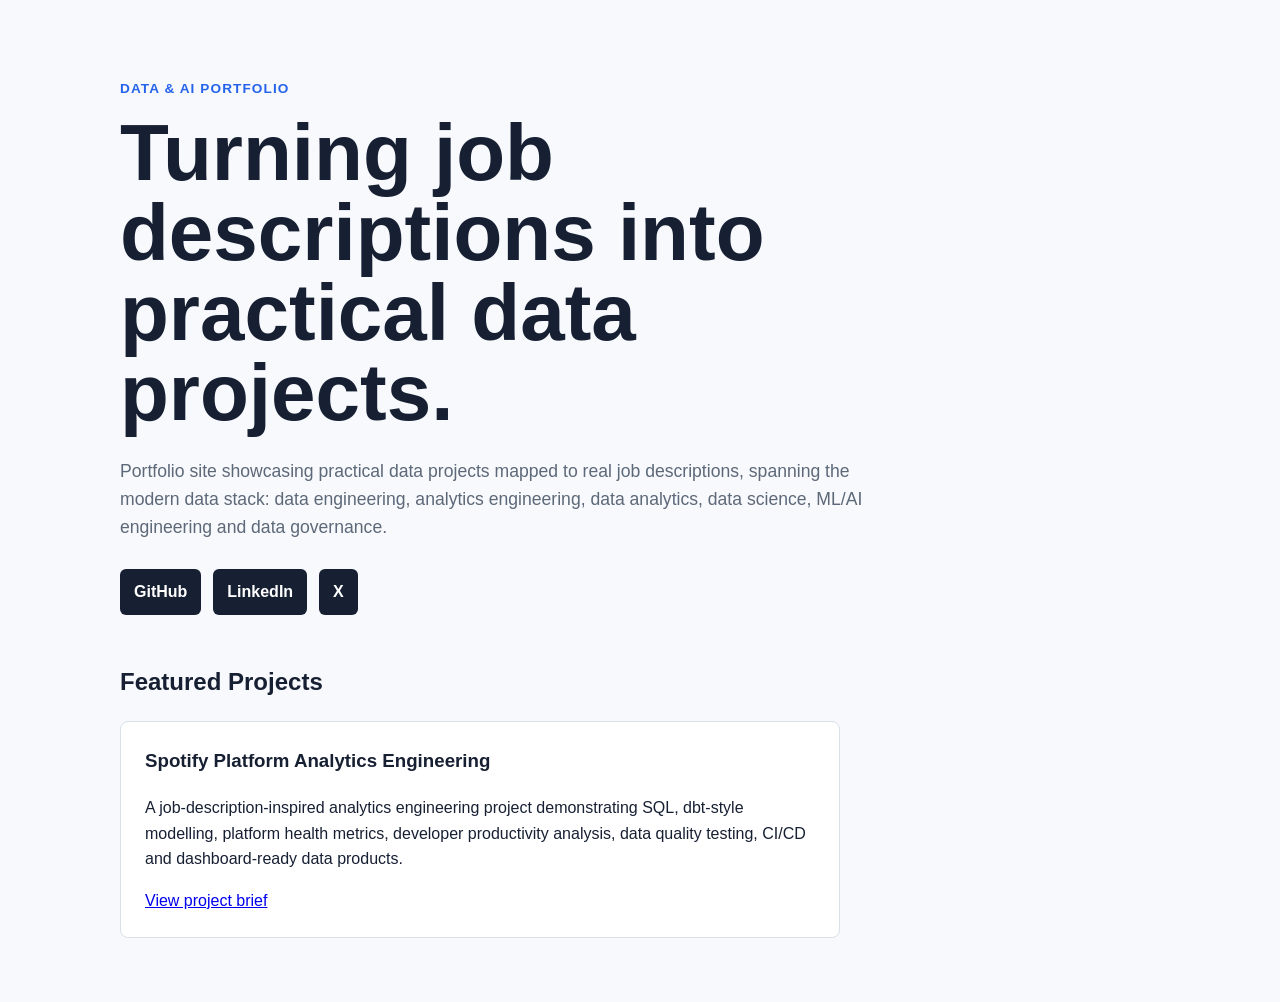
<file: index.html>
<!DOCTYPE html>
<html lang="en">
<head>
  <meta charset="UTF-8" />
  <meta name="viewport" content="width=device-width, initial-scale=1.0" />
  <title>Kwame Nana Owusu-Afriyie | Data & AI Portfolio</title>
  <link rel="stylesheet" href="styles.css" />
</head>
<body>
  <main class="page">
    <section class="hero">
      <p class="eyebrow">Data & AI Portfolio</p>
      <h1>Turning job descriptions into practical data projects.</h1>
      <p class="intro">
        Portfolio site showcasing practical data projects mapped to real job descriptions,
        spanning the modern data stack: data engineering, analytics engineering, data analytics,
        data science, ML/AI engineering and data governance.
      </p>
      <div class="links">
        <a href="https://github.com/NanaKwameAfriyie" target="_blank" rel="noopener noreferrer">GitHub</a>
        <a href="https://www.linkedin.com/in/nana-kwame-owusu-afriyie" target="_blank" rel="noopener noreferrer">LinkedIn</a>
        <a href="https://x.com/nanaktweet" target="_blank" rel="noopener noreferrer">X</a>

      </div>
    </section>

    <section>
      <h2>Featured Projects</h2>
      <article class="project-card">
        <h3>Spotify Platform Analytics Engineering</h3>
        <p>
          A job-description-inspired analytics engineering project demonstrating SQL, dbt-style
          modelling, platform health metrics, developer productivity analysis, data quality testing,
          CI/CD and dashboard-ready data products.
        </p>
        <a href="projects/spotify-analytics-engineer.html">View project brief</a>
      </article>
    </section>
  </main>

  <script src="script.js"></script>
</body>
</html>
</file>
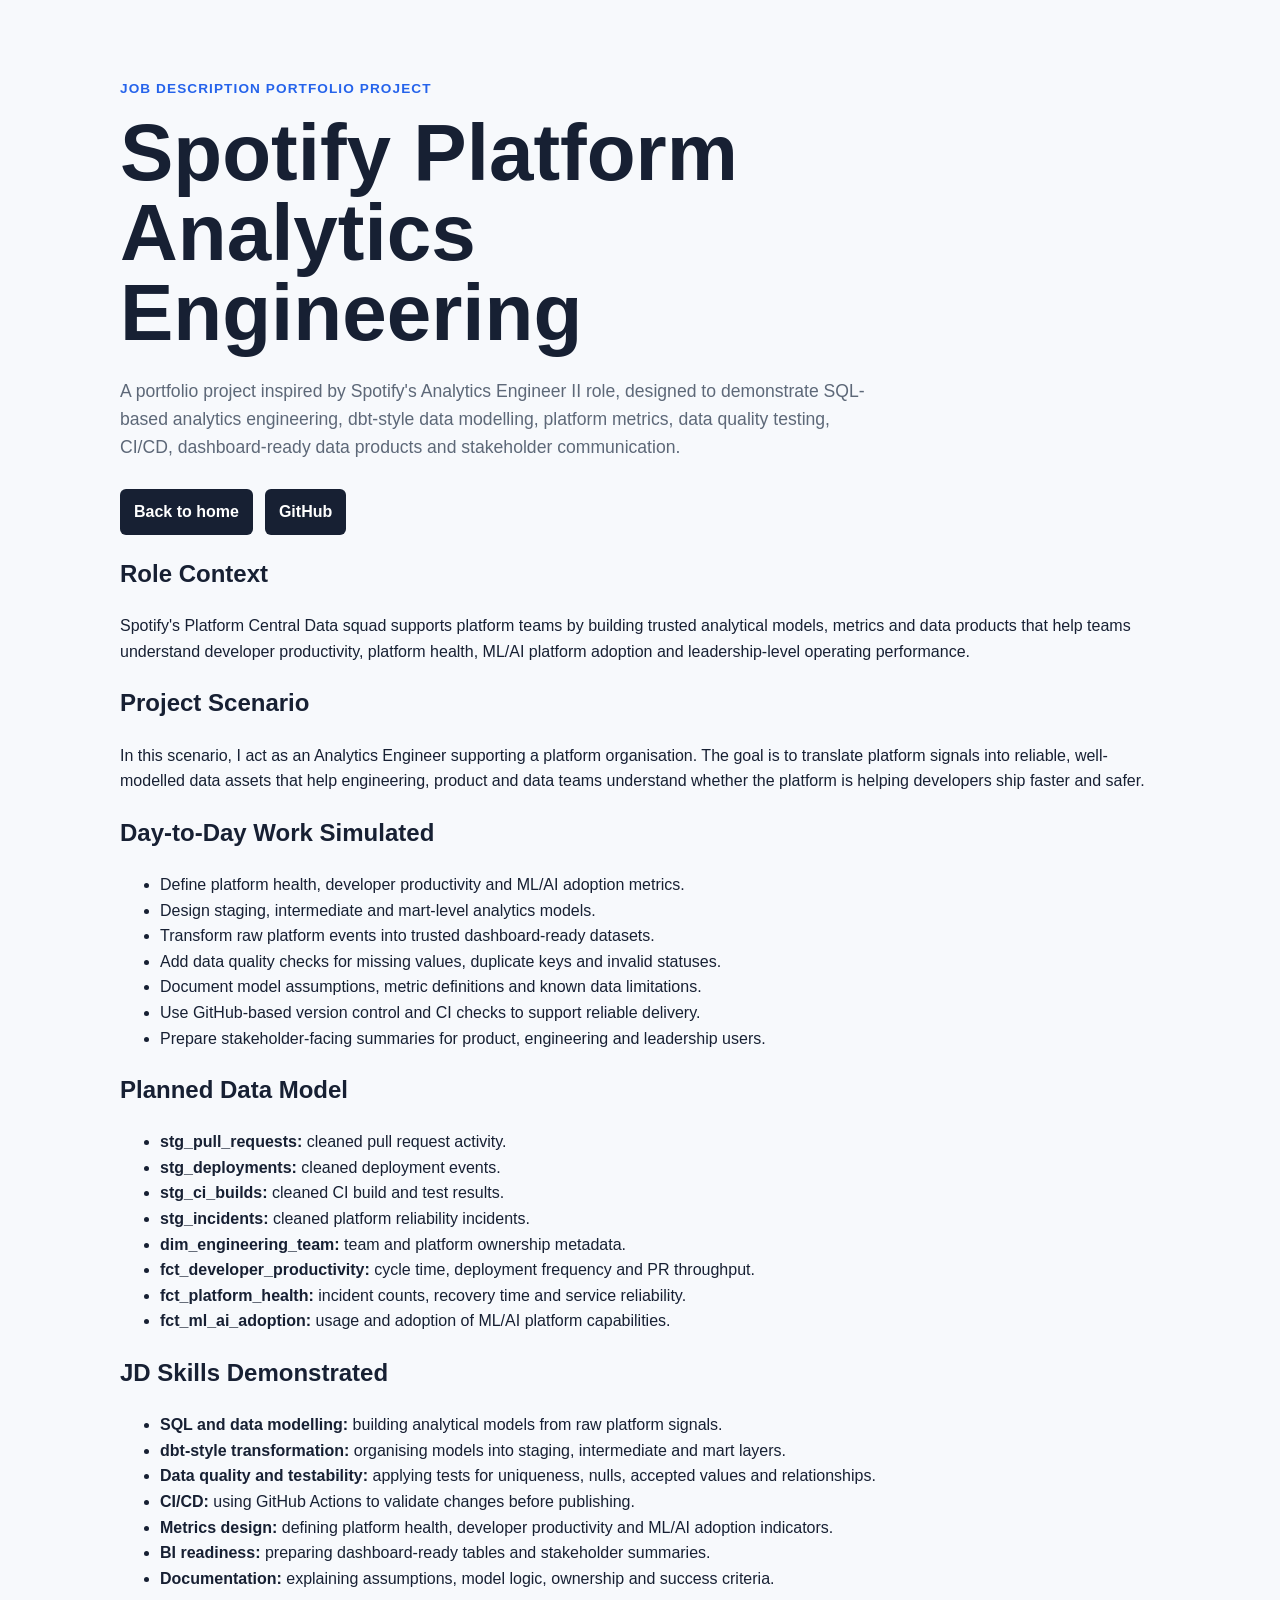
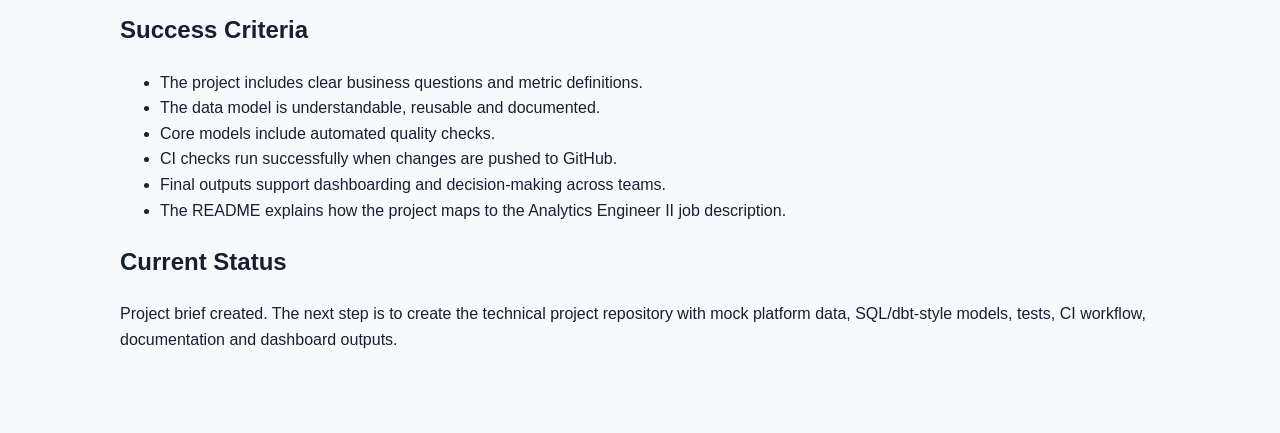
<file: projects/spotify-analytics-engineer.html>
<!DOCTYPE html>
<html lang="en">
<head>
  <meta charset="UTF-8" />
  <meta name="viewport" content="width=device-width, initial-scale=1.0" />
  <title>Spotify Analytics Engineer II Project | Kwame Nana Owusu-Afriyie</title>
  <link rel="stylesheet" href="../styles.css" />
</head>
<body>
  <main class="page">
    <p class="eyebrow">Job Description Portfolio Project</p>

    <h1>Spotify Platform Analytics Engineering</h1>

    <p class="intro">
      A portfolio project inspired by Spotify's Analytics Engineer II role, designed to
      demonstrate SQL-based analytics engineering, dbt-style data modelling, platform metrics,
      data quality testing, CI/CD, dashboard-ready data products and stakeholder communication.
    </p>

    <div class="links">
      <a href="../index.html">Back to home</a>
      <a href="https://github.com/NanaKwameAfriyie" target="_blank" rel="noopener noreferrer">GitHub</a>
    </div>

    <section>
      <h2>Role Context</h2>
      <p>
        Spotify's Platform Central Data squad supports platform teams by building trusted
        analytical models, metrics and data products that help teams understand developer
        productivity, platform health, ML/AI platform adoption and leadership-level operating
        performance.
      </p>
    </section>

    <section>
      <h2>Project Scenario</h2>
      <p>
        In this scenario, I act as an Analytics Engineer supporting a platform organisation.
        The goal is to translate platform signals into reliable, well-modelled data assets
        that help engineering, product and data teams understand whether the platform is helping
        developers ship faster and safer.
      </p>
    </section>

    <section>
      <h2>Day-to-Day Work Simulated</h2>
      <ul>
        <li>Define platform health, developer productivity and ML/AI adoption metrics.</li>
        <li>Design staging, intermediate and mart-level analytics models.</li>
        <li>Transform raw platform events into trusted dashboard-ready datasets.</li>
        <li>Add data quality checks for missing values, duplicate keys and invalid statuses.</li>
        <li>Document model assumptions, metric definitions and known data limitations.</li>
        <li>Use GitHub-based version control and CI checks to support reliable delivery.</li>
        <li>Prepare stakeholder-facing summaries for product, engineering and leadership users.</li>
      </ul>
    </section>

    <section>
      <h2>Planned Data Model</h2>
      <ul>
        <li><strong>stg_pull_requests:</strong> cleaned pull request activity.</li>
        <li><strong>stg_deployments:</strong> cleaned deployment events.</li>
        <li><strong>stg_ci_builds:</strong> cleaned CI build and test results.</li>
        <li><strong>stg_incidents:</strong> cleaned platform reliability incidents.</li>
        <li><strong>dim_engineering_team:</strong> team and platform ownership metadata.</li>
        <li><strong>fct_developer_productivity:</strong> cycle time, deployment frequency and PR throughput.</li>
        <li><strong>fct_platform_health:</strong> incident counts, recovery time and service reliability.</li>
        <li><strong>fct_ml_ai_adoption:</strong> usage and adoption of ML/AI platform capabilities.</li>
      </ul>
    </section>

    <section>
      <h2>JD Skills Demonstrated</h2>
      <ul>
        <li><strong>SQL and data modelling:</strong> building analytical models from raw platform signals.</li>
        <li><strong>dbt-style transformation:</strong> organising models into staging, intermediate and mart layers.</li>
        <li><strong>Data quality and testability:</strong> applying tests for uniqueness, nulls, accepted values and relationships.</li>
        <li><strong>CI/CD:</strong> using GitHub Actions to validate changes before publishing.</li>
        <li><strong>Metrics design:</strong> defining platform health, developer productivity and ML/AI adoption indicators.</li>
        <li><strong>BI readiness:</strong> preparing dashboard-ready tables and stakeholder summaries.</li>
        <li><strong>Documentation:</strong> explaining assumptions, model logic, ownership and success criteria.</li>
      </ul>
    </section>

    <section>
      <h2>Success Criteria</h2>
      <ul>
        <li>The project includes clear business questions and metric definitions.</li>
        <li>The data model is understandable, reusable and documented.</li>
        <li>Core models include automated quality checks.</li>
        <li>CI checks run successfully when changes are pushed to GitHub.</li>
        <li>Final outputs support dashboarding and decision-making across teams.</li>
        <li>The README explains how the project maps to the Analytics Engineer II job description.</li>
      </ul>
    </section>

    <section>
      <h2>Current Status</h2>
      <p>
        Project brief created. The next step is to create the technical project repository with
        mock platform data, SQL/dbt-style models, tests, CI workflow, documentation and dashboard
        outputs.
      </p>
    </section>
  </main>

  <script src="../script.js"></script>
</body>
</html>
</file>
<file: styles.css>
:root {
  --bg: #f7f9fc;
  --text: #172033;
  --muted: #5d6878;
  --card: #ffffff;
  --accent: #2563eb;
  --border: #d8e0ea;
}

* {
  box-sizing: border-box;
}

body {
  margin: 0;
  font-family: Arial, Helvetica, sans-serif;
  background: var(--bg);
  color: var(--text);
  line-height: 1.6;
}

.page {
  width: min(1040px, calc(100% - 32px));
  margin: 0 auto;
  padding: 64px 0;
}

.hero {
  margin-bottom: 48px;
}

.eyebrow {
  color: var(--accent);
  font-weight: 700;
  text-transform: uppercase;
  letter-spacing: 0.08em;
  font-size: 0.85rem;
}

h1 {
  max-width: 820px;
  font-size: clamp(2.4rem, 7vw, 5rem);
  line-height: 1;
  margin: 0 0 24px;
}

.intro {
  max-width: 760px;
  color: var(--muted);
  font-size: 1.1rem;
}

.links {
  display: flex;
  gap: 12px;
  flex-wrap: wrap;
  margin-top: 28px;
}

.links a {
  color: white;
  background: var(--text);
  padding: 10px 14px;
  text-decoration: none;
  border-radius: 6px;
  font-weight: 700;
}

.project-card {
  background: var(--card);
  border: 1px solid var(--border);
  border-radius: 8px;
  padding: 24px;
  max-width: 720px;
}

.project-card h3 {
  margin-top: 0;
}

.project-card span {
  color: var(--accent);
  font-weight: 700;
}
</file>
